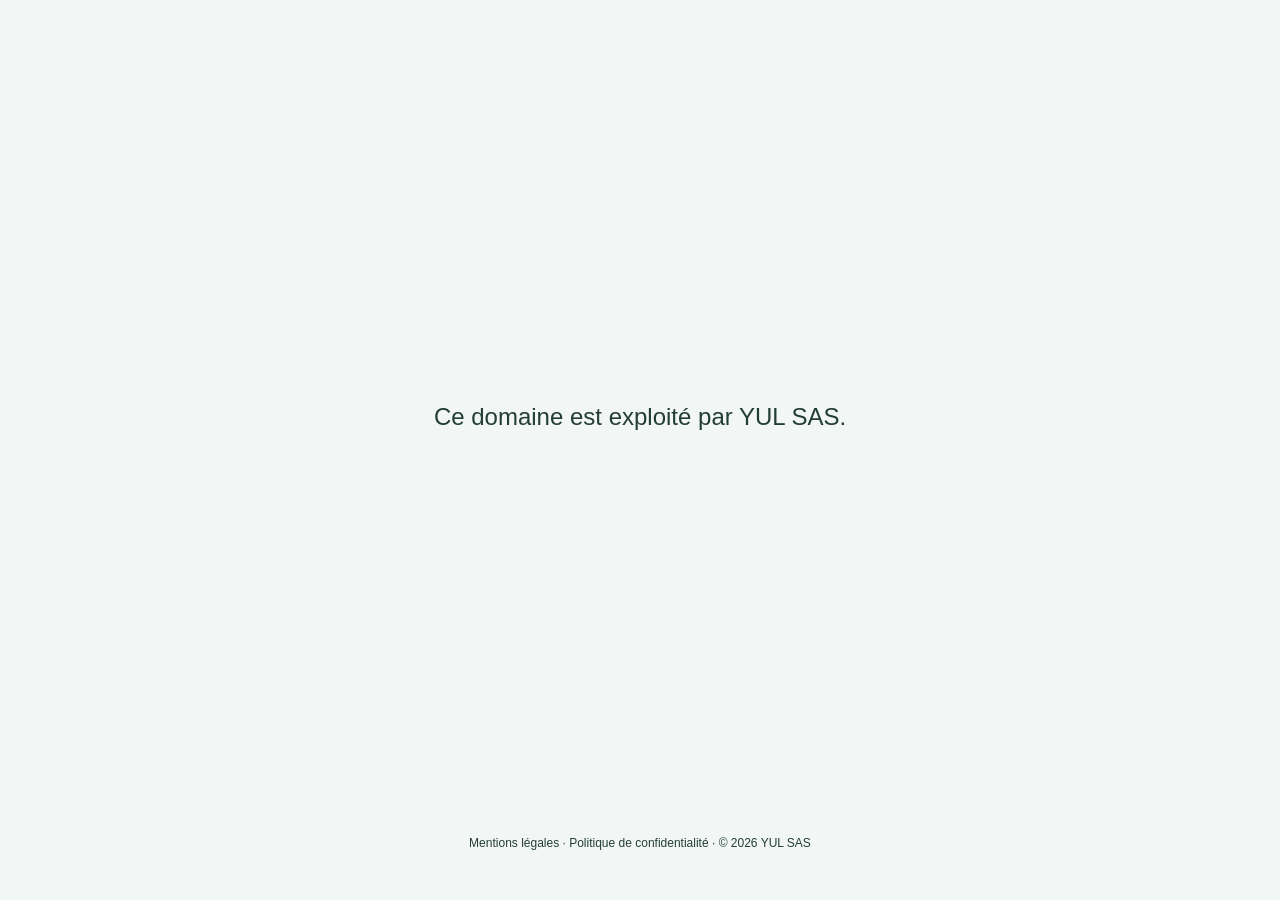
<file: index.html>
<!doctype html>
<html lang="fr" prefix="og: https://ogp.me/ns#">

<head>
  <meta charset="utf-8">
  <meta name="viewport" content="width=device-width, initial-scale=1">
  <meta name="color-scheme" content="light dark" />
  <meta name="theme-color" content="#f7f7f2" media="(prefers-color-scheme: light)">
  <meta name="theme-color" content="#18241f" media="(prefers-color-scheme: dark)">
  <meta name="description" content="YUL SAS — Siège social : 60 rue François Ier, 75008 Paris, France.">
  <link rel="canonical" href="https://yulsas.com/">
  <link rel="icon" href="/static/favicon.svg" type="image/svg+xml" sizes="any">
  <link rel="stylesheet" href="/static/style.css">
  <title>YUL SAS</title>
  <meta property="og:title" content="YUL SAS">
  <meta property="og:description" content="YUL SAS — Siège social : 60 rue François Ier, 75008 Paris, France.">
  <meta property="og:type" content="website">
  <meta property="og:url" content="https://yulsas.com/">
  <meta property="og:locale" content="fr_FR">
  <meta property="og:site_name" content="YUL SAS">
</head>

<body>
  <main class="home-main" aria-labelledby="home-title">
    <h1 class="domain-notice" id="home-title">Ce domaine est exploité par YUL SAS.</h1>
  </main>
  <footer class="site-footer">
    <nav aria-label="Informations légales">
      <ul class="inline-list" role="list">
        <li><a href="/mentions-legales/">Mentions légales</a></li>
        <li><a href="/politique-de-confidentialite/">Politique de confidentialité</a></li>
        <li>© 2026 YUL SAS</li>
      </ul>
    </nav>
  </footer>
</body>

</html>
</file>
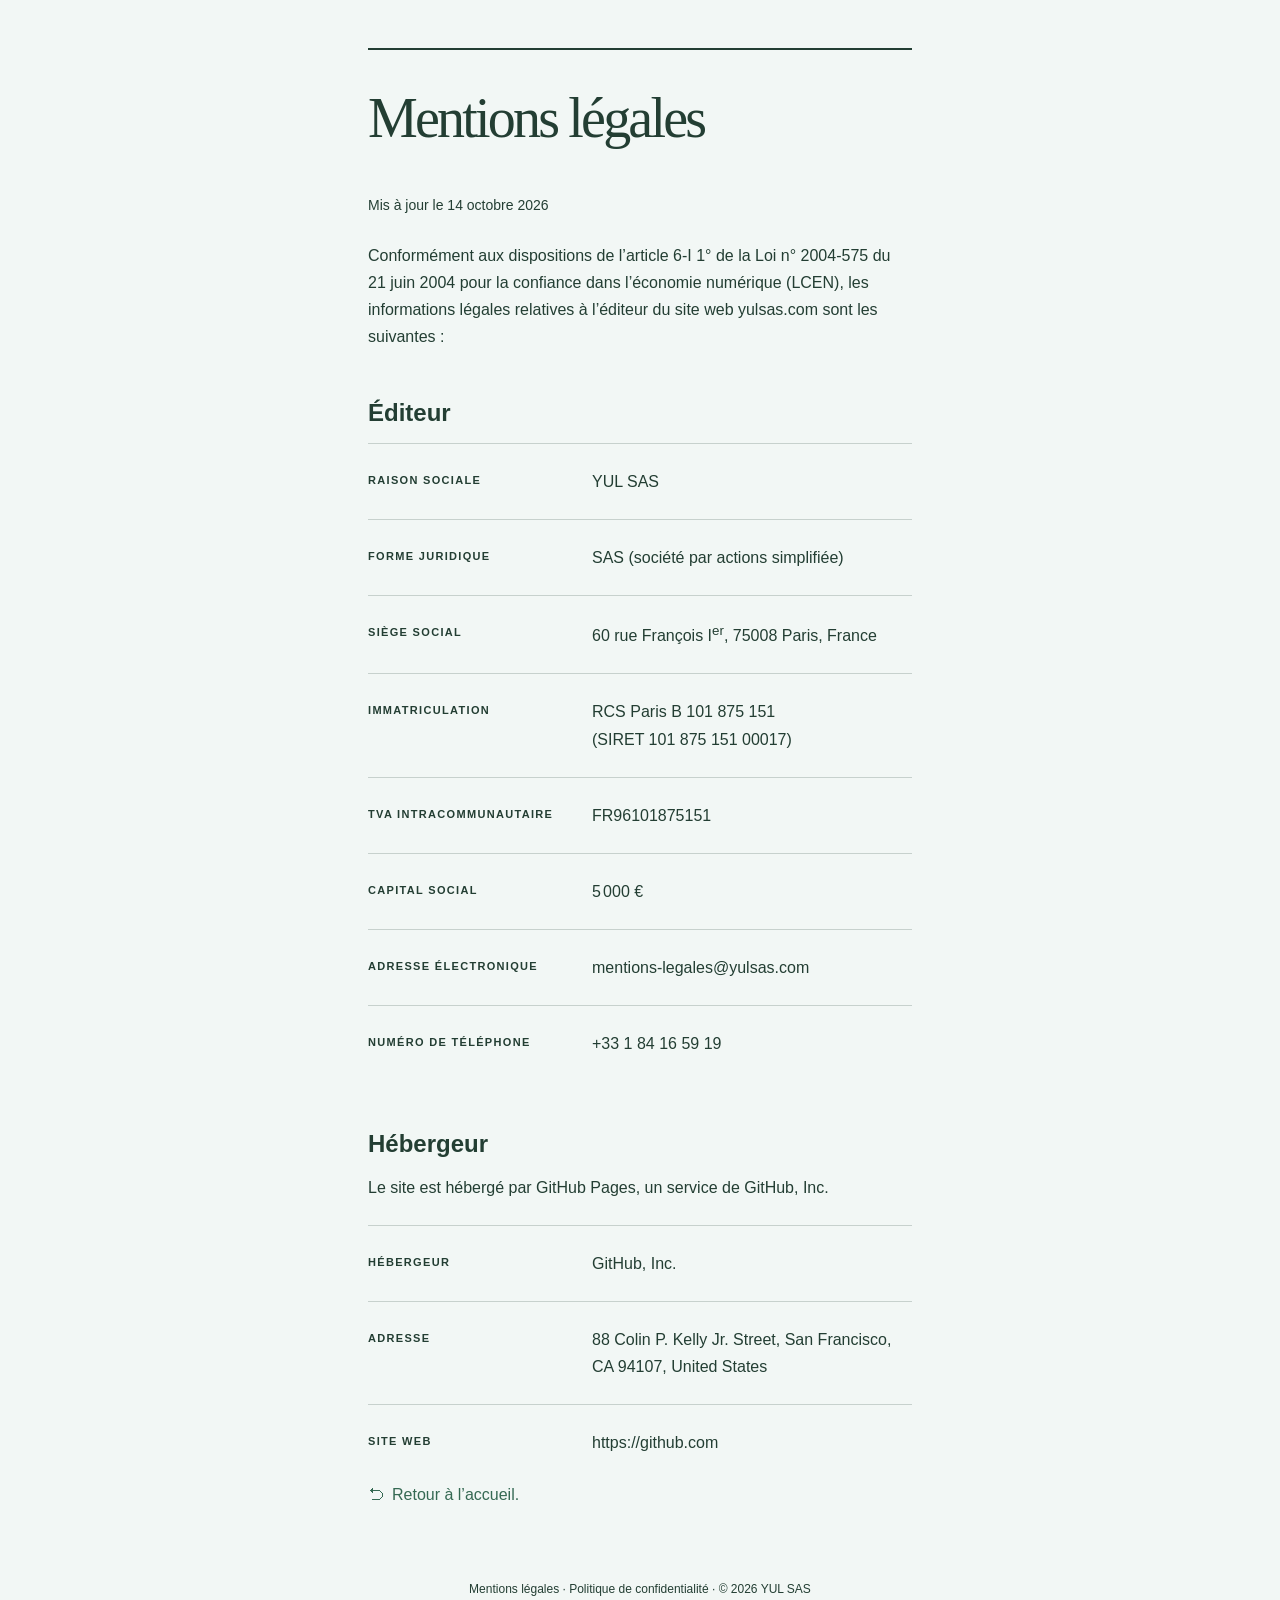
<file: mentions-legales/index.html>
<!doctype html>
<html lang="fr" prefix="og: https://ogp.me/ns#">

<head>
  <meta charset="utf-8">
  <meta name="viewport" content="width=device-width, initial-scale=1">
  <meta name="color-scheme" content="light dark" />
  <meta name="theme-color" content="#f7f7f2" media="(prefers-color-scheme: light)">
  <meta name="theme-color" content="#18241f" media="(prefers-color-scheme: dark)">
  <meta name="description" content="Mentions légales de YUL SAS — Éditeur, hébergeur et contact.">
  <link rel="canonical" href="https://yulsas.com/mentions-legales/">
  <link rel="icon" href="/static/favicon.svg" type="image/svg+xml" sizes="any">
  <link rel="stylesheet" href="/static/style.css">
  <script src="/static/scripts.js" defer></script>
  <title>Mentions légales — YUL SAS</title>
  <meta property="og:title" content="Mentions légales — YUL SAS">
  <meta property="og:description" content="Mentions légales de YUL SAS — Éditeur, hébergeur et contact.">
  <meta property="og:type" content="website">
  <meta property="og:url" content="https://yulsas.com/mentions-legales/">
  <meta property="og:locale" content="fr_FR">
  <meta property="og:site_name" content="YUL SAS">
</head>

<body>
  <main class="content-card" aria-labelledby="legal-notice-title">
    <h1 class="page-title" id="legal-notice-title">Mentions légales</h1>
    <p class="page-updated">Mis à jour le <time datetime="2026-10-14">14 octobre 2026</time></p>
    <p>Conformément aux dispositions de l’article 6-I 1° de la Loi n° 2004-575 du 21 juin 2004 pour la confiance dans
      l’économie numérique (LCEN), les informations légales relatives à l’éditeur du site web yulsas.com
      sont les suivantes :</p>

    <section class="content-section" aria-labelledby="publisher-title">
      <h2 id="publisher-title">Éditeur</h2>
      <dl class="details-list">
        <div class="details-list__row">
          <dt>Raison sociale</dt>
          <dd>YUL SAS</dd>
        </div>
        <div class="details-list__row">
          <dt>Forme juridique</dt>
          <dd>SAS (société par actions simplifiée)</dd>
        </div>
        <div class="details-list__row">
          <dt>Siège social</dt>
          <dd>
            <address>60&nbsp;rue&nbsp;François&nbsp;I<sup>er</sup>, 75008&nbsp;Paris, France</address>
          </dd>
        </div>
        <div class="details-list__row">
          <dt>Immatriculation</dt>
          <dd>RCS&nbsp;Paris&nbsp;B&nbsp;101&nbsp;875&nbsp;151 (SIRET&nbsp;101&nbsp;875&nbsp;151&nbsp;00017)</dd>
        </div>
        <div class="details-list__row">
          <dt>TVA intracommunautaire</dt>
          <dd>FR96101875151</dd>
        </div>
        <div class="details-list__row">
          <dt>Capital social</dt>
          <dd>5&#8239;000&nbsp;€</dd>
        </div>
        <div class="details-list__row">
          <dt>Adresse électronique</dt>
          <dd><span class="email-text" data-encoded="y3yq0ua_DPQjlMfw1t7dN1oYBv6HPUzy-SXu_rFc">Activez JavaScript pour
              afficher l’information.</span></dd>
        </div>
        <div class="details-list__row">
          <dt>Numéro de téléphone</dt>
          <dd><span class="telephone-text" data-encoded="efJZ2kGVgG_YC6pYU-mp0aEwWOo">Activez JavaScript pour afficher
              l’information.</span></dd>
        </div>
      </dl>
    </section>

    <section class="content-section" aria-labelledby="host-title">
      <h2 id="host-title">Hébergeur</h2>
      <p>Le site est hébergé par GitHub&nbsp;Pages, un service de GitHub,&nbsp;Inc.</p>
      <dl class="details-list">
        <div class="details-list__row">
          <dt>Hébergeur</dt>
          <dd>GitHub,&nbsp;Inc.</dd>
        </div>
        <div class="details-list__row">
          <dt>Adresse</dt>
          <dd>
            <address>88&nbsp;Colin&nbsp;P.&nbsp;Kelly&nbsp;Jr.&nbsp;Street, San&nbsp;Francisco, CA&nbsp;94107,
              United&nbsp;States</address>
          </dd>
        </div>
        <div class="details-list__row">
          <dt>Site web</dt>
          <dd><a href="https://github.com">https://github.com</a></dd>
        </div>
      </dl>
    </section>
    <p><a class="back-link" href="/">Retour à l’accueil.</a></p>
  </main>
  <footer class="site-footer">
    <nav aria-label="Informations légales">
      <ul class="inline-list" role="list">
        <li><a href="/mentions-legales/" aria-current="page">Mentions légales</a></li>
        <li><a href="/politique-de-confidentialite/">Politique de confidentialité</a></li>
        <li>© 2026 YUL SAS</li>
      </ul>
    </nav>
  </footer>
</body>

</html>
</file>
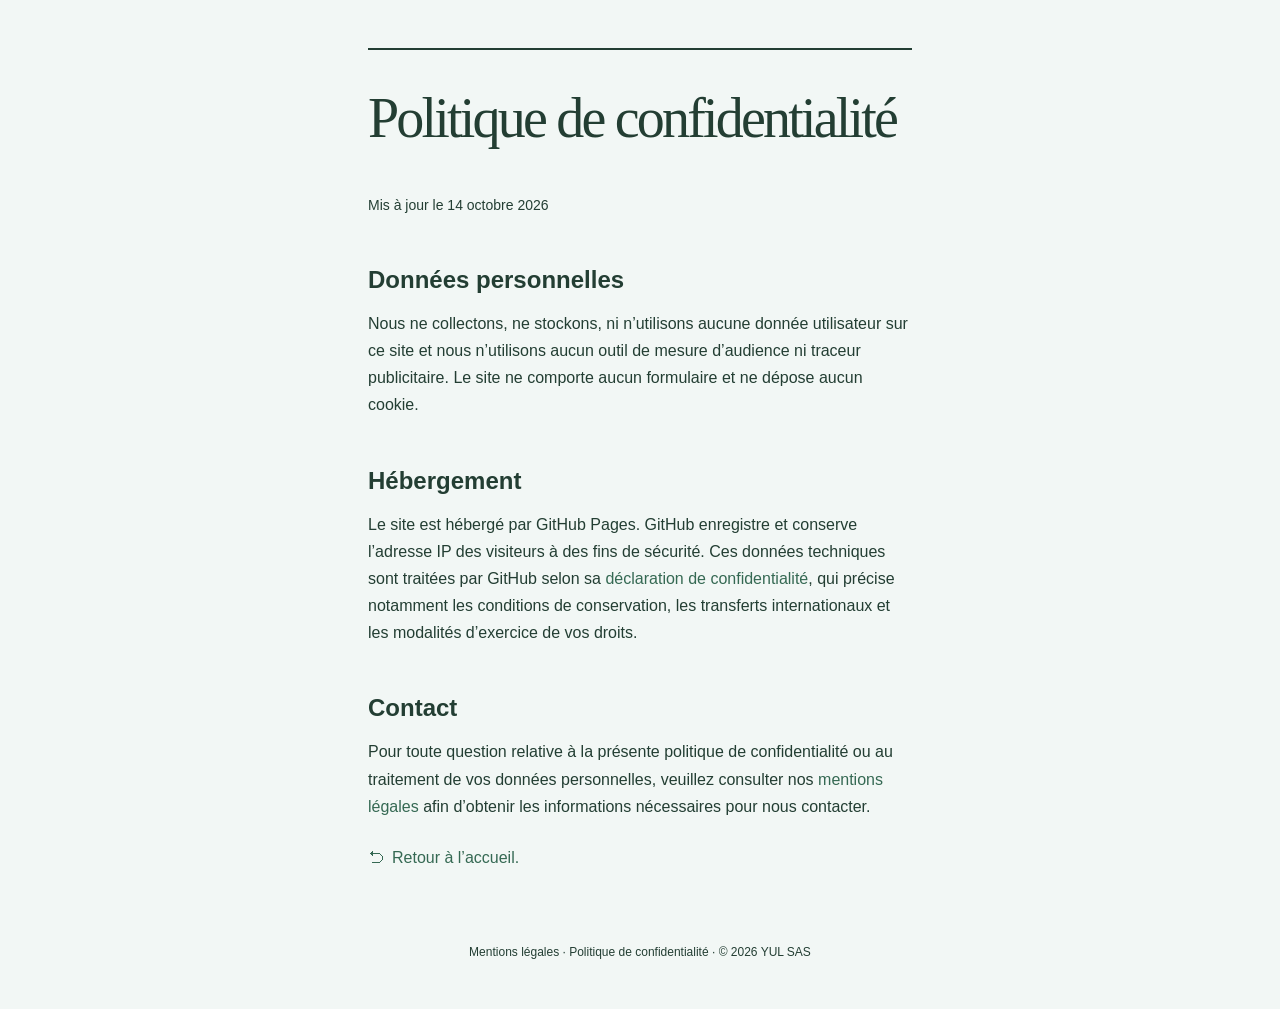
<file: politique-de-confidentialite/index.html>
<!doctype html>
<html lang="fr" prefix="og: https://ogp.me/ns#">

<head>
  <meta charset="utf-8">
  <meta name="viewport" content="width=device-width, initial-scale=1">
  <meta name="color-scheme" content="light dark" />
  <meta name="theme-color" content="#f7f7f2" media="(prefers-color-scheme: light)">
  <meta name="theme-color" content="#18241f" media="(prefers-color-scheme: dark)">
  <meta name="description"
    content="Confidentialité sur yulsas.com — Informations demandées, cookies, hébergement et contact.">
  <link rel="canonical" href="https://yulsas.com/politique-de-confidentialite/">
  <link rel="icon" href="/static/favicon.svg" type="image/svg+xml" sizes="any">
  <link rel="stylesheet" href="/static/style.css">
  <title>Politique de confidentialité — YUL SAS</title>
  <meta property="og:title" content="Politique de confidentialité — YUL SAS">
  <meta property="og:description"
    content="Confidentialité sur yulsas.com — Informations demandées, cookies, hébergement et contact.">
  <meta property="og:type" content="website">
  <meta property="og:url" content="https://yulsas.com/politique-de-confidentialite/">
  <meta property="og:locale" content="fr_FR">
  <meta property="og:site_name" content="YUL SAS">
</head>

<body>
  <main class="content-card" aria-labelledby="privacy-policy-title">
    <h1 class="page-title" id="privacy-policy-title">Politique de confidentialité</h1>
    <p class="page-updated">Mis à jour le <time datetime="2026-10-14">14 octobre 2026</time></p>

    <section class="content-section" aria-labelledby="personal-data-title">
      <h2 id="personal-data-title">Données personnelles</h2>
      <p>Nous ne collectons, ne stockons, ni n’utilisons aucune donnée utilisateur sur ce site et
        nous n’utilisons aucun outil de mesure d’audience ni traceur publicitaire.
        Le site ne comporte aucun formulaire et ne dépose aucun cookie.</p>
    </section>

    <section class="content-section" aria-labelledby="hosting-title">
      <h2 id="hosting-title">Hébergement</h2>
      <p>Le site est hébergé par GitHub&nbsp;Pages. GitHub enregistre et conserve l’adresse IP des
        visiteurs à des fins de sécurité. Ces données techniques sont traitées par GitHub selon sa
        <a href="https://docs.github.com/fr/site-policy/privacy-policies/github-general-privacy-statement">déclaration
          de confidentialité</a>,
        qui précise notamment les conditions de conservation, les transferts internationaux et
        les modalités d’exercice de vos droits.
      </p>
    </section>

    <section class="content-section" aria-labelledby="contact-title">
      <h2 id="contact-title">Contact</h2>
      <p>Pour toute question relative à la présente politique de confidentialité ou au traitement de vos données
        personnelles, veuillez consulter nos <a href="/mentions-legales/">mentions légales</a> afin d’obtenir les
        informations nécessaires pour nous contacter.
      </p>
    </section>
    <p><a class="back-link" href="/">Retour à l’accueil.</a></p>
  </main>
  <footer class="site-footer">
    <nav aria-label="Informations légales">
      <ul class="inline-list" role="list">
        <li><a href="/mentions-legales/">Mentions légales</a></li>
        <li><a href="/politique-de-confidentialite/" aria-current="page">Politique de confidentialité</a></li>
        <li>© 2026 YUL SAS</li>
      </ul>
    </nav>
  </footer>
</body>

</html>
</file>
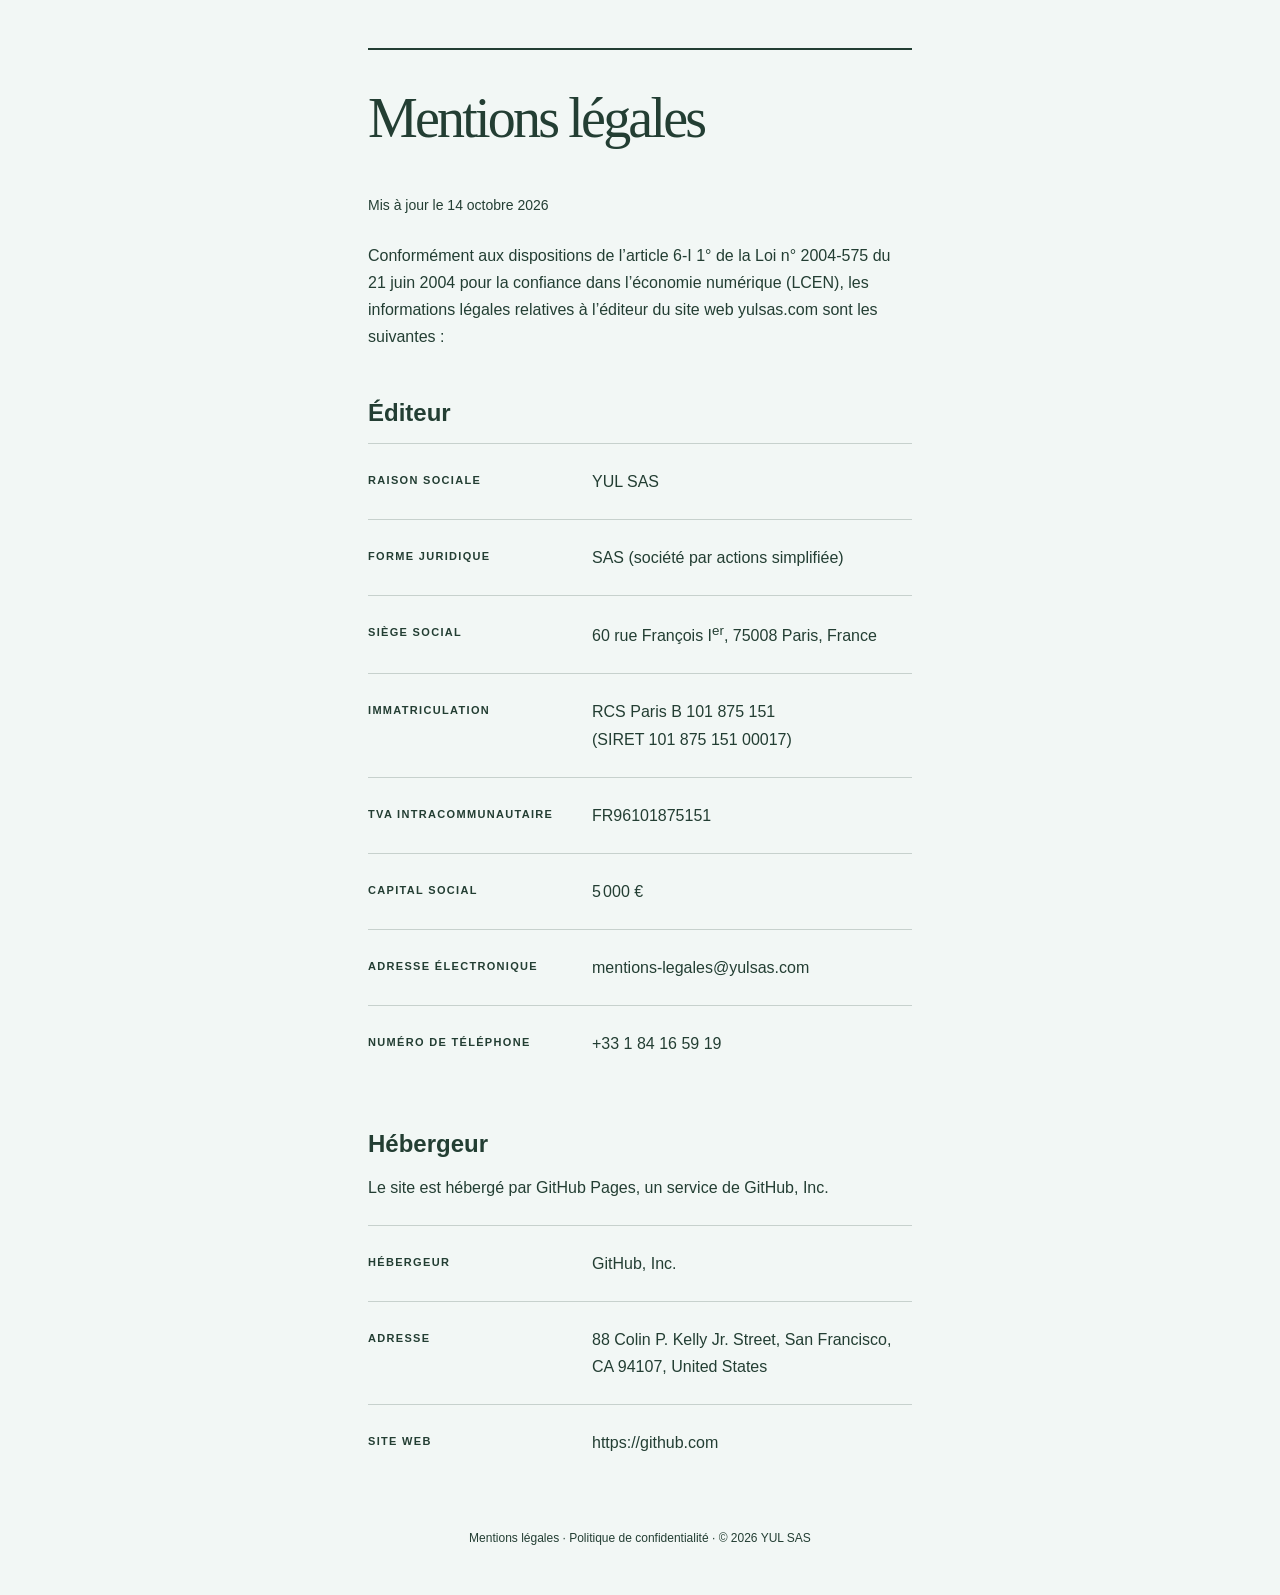
<file: mentions-legales.html>
<!doctype html>
<html lang="fr" prefix="og: https://ogp.me/ns#">

<head>
  <meta charset="utf-8">
  <meta name="viewport" content="width=device-width, initial-scale=1">
  <meta name="color-scheme" content="light dark" />
  <meta name="theme-color" content="#f7f7f2" media="(prefers-color-scheme: light)">
  <meta name="theme-color" content="#18241f" media="(prefers-color-scheme: dark)">
  <meta name="description" content="Mentions légales de YUL SAS — Éditeur, hébergeur et contact.">
  <link rel="canonical" href="https://yulsas.com/mentions-legales.html">
  <link rel="icon" href="/static/favicon.svg" type="image/svg+xml" sizes="any">
  <link rel="stylesheet" href="/static/style.css">
  <script src="/static/scripts.js" defer></script>
  <title>Mentions légales — YUL SAS</title>
  <meta property="og:title" content="Mentions légales — YUL SAS">
  <meta property="og:description" content="Mentions légales de YUL SAS — Éditeur, hébergeur et contact.">
  <meta property="og:type" content="website">
  <meta property="og:url" content="https://yulsas.com/mentions-legales.html">
  <meta property="og:locale" content="fr_FR">
  <meta property="og:site_name" content="YUL SAS">
</head>

<body>
  <main class="content-card" aria-labelledby="legal-notice-title">
    <h1 class="page-title" id="legal-notice-title">Mentions légales</h1>
    <p class="page-updated">Mis à jour le <time datetime="2026-10-14">14 octobre 2026</time></p>
    <p>Conformément aux dispositions de l’article 6-I 1° de la Loi n° 2004-575 du 21 juin 2004 pour la confiance dans
      l’économie numérique (LCEN), les informations légales relatives à l’éditeur du site web yulsas.com
      sont les suivantes :</p>

    <section class="content-section" aria-labelledby="publisher-title">
      <h2 id="publisher-title">Éditeur</h2>
      <dl class="details-list">
        <div class="details-list__row">
          <dt>Raison sociale</dt>
          <dd>YUL SAS</dd>
        </div>
        <div class="details-list__row">
          <dt>Forme juridique</dt>
          <dd>SAS (société par actions simplifiée)</dd>
        </div>
        <div class="details-list__row">
          <dt>Siège social</dt>
          <dd>
            <address>60&nbsp;rue&nbsp;François&nbsp;I<sup>er</sup>, 75008&nbsp;Paris, France</address>
          </dd>
        </div>
        <div class="details-list__row">
          <dt>Immatriculation</dt>
          <dd>RCS&nbsp;Paris&nbsp;B&nbsp;101&nbsp;875&nbsp;151 (SIRET&nbsp;101&nbsp;875&nbsp;151&nbsp;00017)</dd>
        </div>
        <div class="details-list__row">
          <dt>TVA intracommunautaire</dt>
          <dd>FR96101875151</dd>
        </div>
        <div class="details-list__row">
          <dt>Capital social</dt>
          <dd>5&#8239;000&nbsp;€</dd>
        </div>
        <div class="details-list__row">
          <dt>Adresse électronique</dt>
          <dd><span class="email-text" data-encoded="y3yq0ua_DPQjlMfw1t7dN1oYBv6HPUzy-SXu_rFc">Activez JavaScript pour
              afficher l’information.</span></dd>
        </div>
        <div class="details-list__row">
          <dt>Numéro de téléphone</dt>
          <dd><span class="telephone-text" data-encoded="efJZ2kGVgG_YC6pYU-mp0aEwWOo">Activez JavaScript pour afficher
              l’information.</span></dd>
        </div>
      </dl>
    </section>

    <section class="content-section" aria-labelledby="host-title">
      <h2 id="host-title">Hébergeur</h2>
      <p>Le site est hébergé par GitHub&nbsp;Pages, un service de GitHub,&nbsp;Inc.</p>
      <dl class="details-list">
        <div class="details-list__row">
          <dt>Hébergeur</dt>
          <dd>GitHub,&nbsp;Inc.</dd>
        </div>
        <div class="details-list__row">
          <dt>Adresse</dt>
          <dd>
            <address>88&nbsp;Colin&nbsp;P.&nbsp;Kelly&nbsp;Jr.&nbsp;Street, San&nbsp;Francisco, CA&nbsp;94107,
              United&nbsp;States</address>
          </dd>
        </div>
        <div class="details-list__row">
          <dt>Site web</dt>
          <dd><a href="https://github.com">https://github.com</a></dd>
        </div>
      </dl>
    </section>
  </main>
  <footer class="site-footer">
    <nav aria-label="Informations légales">
      <ul class="inline-list" role="list">
        <li><a href="/mentions-legales.html" aria-current="page">Mentions légales</a></li>
        <li><a href="/politique-de-confidentialite.html">Politique de confidentialité</a></li>
        <li>© 2026 YUL SAS</li>
      </ul>
    </nav>
  </footer>
</body>

</html>
</file>
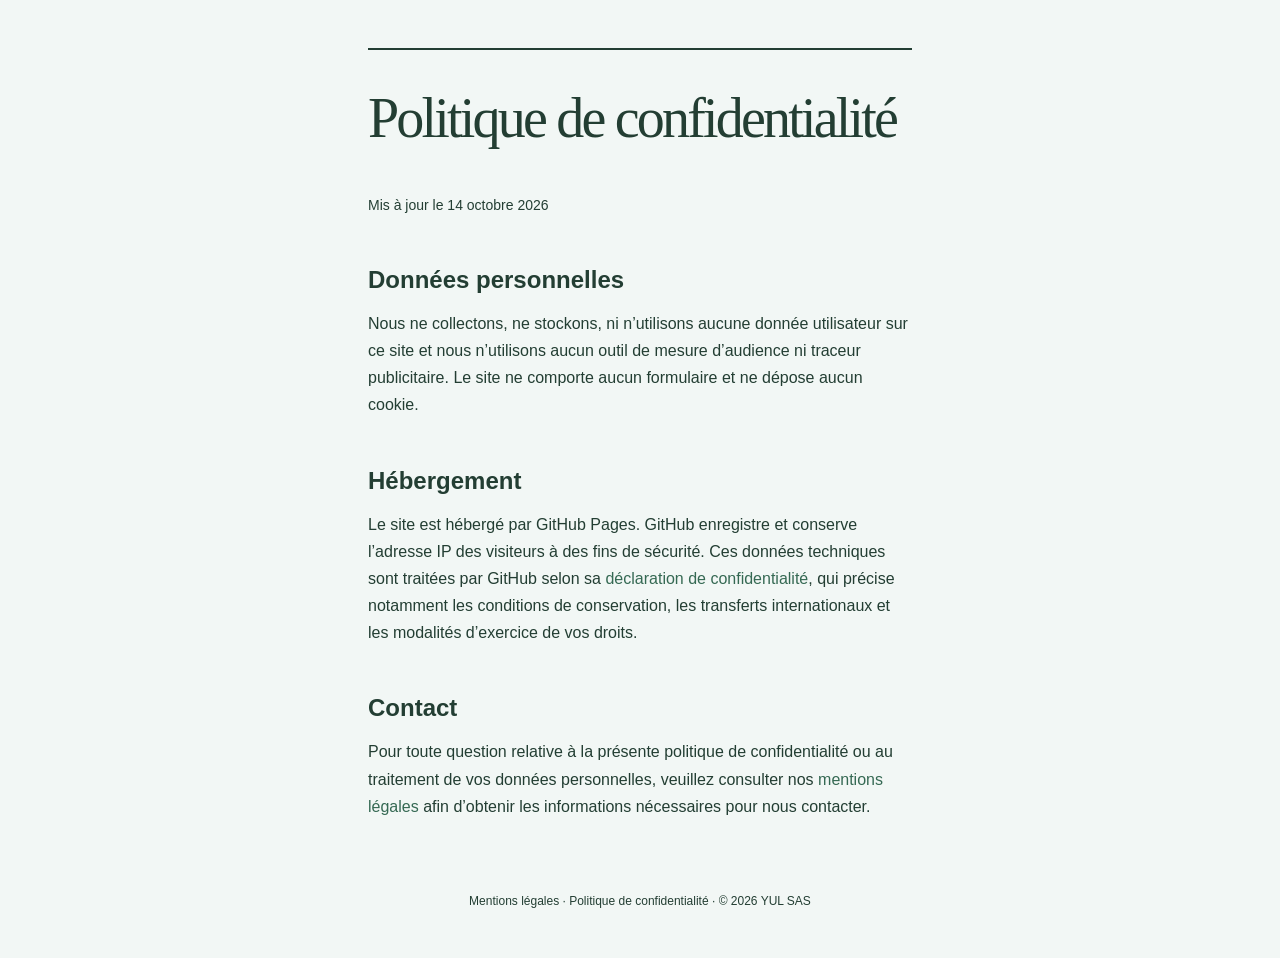
<file: politique-de-confidentialite.html>
<!doctype html>
<html lang="fr" prefix="og: https://ogp.me/ns#">

<head>
  <meta charset="utf-8">
  <meta name="viewport" content="width=device-width, initial-scale=1">
  <meta name="color-scheme" content="light dark" />
  <meta name="theme-color" content="#f7f7f2" media="(prefers-color-scheme: light)">
  <meta name="theme-color" content="#18241f" media="(prefers-color-scheme: dark)">
  <meta name="description"
    content="Confidentialité sur yulsas.com — Informations demandées, cookies, hébergement et contact.">
  <link rel="canonical" href="https://yulsas.com/politique-de-confidentialite.html">
  <link rel="icon" href="/static/favicon.svg" type="image/svg+xml" sizes="any">
  <link rel="stylesheet" href="/static/style.css">
  <title>Politique de confidentialité — YUL SAS</title>
  <meta property="og:title" content="Politique de confidentialité — YUL SAS">
  <meta property="og:description"
    content="Confidentialité sur yulsas.com — Informations demandées, cookies, hébergement et contact.">
  <meta property="og:type" content="website">
  <meta property="og:url" content="https://yulsas.com/politique-de-confidentialite.html">
  <meta property="og:locale" content="fr_FR">
  <meta property="og:site_name" content="YUL SAS">
</head>

<body>
  <main class="content-card" aria-labelledby="privacy-policy-title">
    <h1 class="page-title" id="privacy-policy-title">Politique de confidentialité</h1>
    <p class="page-updated">Mis à jour le <time datetime="2026-10-14">14 octobre 2026</time></p>

    <section class="content-section" aria-labelledby="personal-data-title">
      <h2 id="personal-data-title">Données personnelles</h2>
      <p>Nous ne collectons, ne stockons, ni n’utilisons aucune donnée utilisateur sur ce site et
        nous n’utilisons aucun outil de mesure d’audience ni traceur publicitaire.
        Le site ne comporte aucun formulaire et ne dépose aucun cookie.</p>
    </section>

    <section class="content-section" aria-labelledby="hosting-title">
      <h2 id="hosting-title">Hébergement</h2>
      <p>Le site est hébergé par GitHub&nbsp;Pages. GitHub enregistre et conserve l’adresse IP des
        visiteurs à des fins de sécurité. Ces données techniques sont traitées par GitHub selon sa
        <a href="https://docs.github.com/fr/site-policy/privacy-policies/github-general-privacy-statement">déclaration
          de confidentialité</a>,
        qui précise notamment les conditions de conservation, les transferts internationaux et
        les modalités d’exercice de vos droits.
      </p>
    </section>

    <section class="content-section" aria-labelledby="contact-title">
      <h2 id="contact-title">Contact</h2>
      <p>Pour toute question relative à la présente politique de confidentialité ou au traitement de vos données
        personnelles, veuillez consulter nos <a href="/mentions-legales.html">mentions légales</a> afin d’obtenir les
        informations nécessaires pour nous contacter.
      </p>
    </section>
  </main>
  <footer class="site-footer">
    <nav aria-label="Informations légales">
      <ul class="inline-list" role="list">
        <li><a href="/mentions-legales.html">Mentions légales</a></li>
        <li><a href="/politique-de-confidentialite.html" aria-current="page">Politique de confidentialité</a></li>
        <li>© 2026 YUL SAS</li>
      </ul>
    </nav>
  </footer>
</body>

</html>
</file>
<file: static/style.css>
:root {
  color-scheme: light dark;
  --color-background: hsl(155, 24%, 96%);
  --color-text: hsl(155, 27%, 19%);
  --color-link: hsl(155, 33%, 31%);
  --color-border: hsl(155, 9%, 80%);
  --font-body: sans-serif;
  --font-display: serif;
  --space-xs: 0.25rem;
  --space-sm: 0.5rem;
  --space-md: 1rem;
  --space-lg: 1.5rem;
  --space-xl: 2.5rem;
  --space-2xl: 3rem;
}

@media (prefers-color-scheme: dark) {
  :root {
    --color-background: hsl(155, 20%, 12%);
    --color-text: hsl(155, 19%, 89%);
    --color-link: hsl(155, 26%, 73%);
    --color-border: hsl(155, 14%, 31%);
  }
}

* {
  box-sizing: border-box;
}

body {
  margin: 0;
  min-height: 100vh;
  min-height: 100svh;
  display: grid;
  grid-template-rows: 1fr auto;
  gap: var(--space-2xl);
  place-items: center;
  padding: var(--space-2xl) var(--space-lg);
  background: var(--color-background);
  color: var(--color-text);
  font-family: var(--font-body);
}

address {
  font-style: normal;
}

.content-card {
  width: 100%;
  max-width: 34rem;
  overflow-wrap: anywhere;
  border-top: 2px solid currentColor;
  padding-top: var(--space-xl);
}

.home-main {
  width: 100%;
  align-self: stretch;
  display: grid;
  place-items: center;
  text-align: center;
  font-size: x-large;
}

.domain-notice {
  margin: 0;
  font-size: inherit;
  font-weight: inherit;
  line-height: 1.7;
}

.page-title {
  margin: 0 0 var(--space-2xl);
  font-family: var(--font-display);
  font-size: clamp(2rem, 7vw, 3.5rem);
  font-weight: 400;
  letter-spacing: -0.05em;
  line-height: 1;
}

.content-card p {
  margin: 0 0 var(--space-lg);
  line-height: 1.7;
}

.page-updated {
  font-size: 0.875rem;
}

.content-section {
  margin-top: var(--space-2xl);
}

.content-section h2 {
  margin: 0 0 var(--space-md);
  font-size: 1.5rem;
}

.details-list {
  margin: 0;
}

.details-list__row {
  display: grid;
  grid-template-columns: 13rem minmax(0, 1fr);
  gap: var(--space-md);
  padding: var(--space-lg) 0;
  border-top: 1px solid var(--color-border);
  font-variant-numeric: tabular-nums;
}

.details-list__row dt {
  padding-top: 0.25rem;
  font-size: 0.6875rem;
  font-weight: 600;
  letter-spacing: 0.12em;
  line-height: 1.6;
  text-transform: uppercase;
}

.details-list__row dd {
  margin: 0;
  font-size: 1rem;
  line-height: 1.7;
  overflow-wrap: anywhere;
}

.site-footer {
  font-size: 0.75rem;
  line-height: 1.5;
  text-align: center;
}

a {
  color: var(--color-link);
  text-decoration: none;
}

a:hover {
  text-decoration: underline;
}

a:focus-visible {
  outline: 2px solid currentColor;
  outline-offset: 1px;
  border-radius: 1px;
}

.back-link::before {
  content: "⮌";
  display: inline-block;
  margin-inline-end: var(--space-sm);
}

.site-footer a,
.details-list__row dd a {
  color: var(--color-text);
}

.inline-list {
  margin: 0;
  padding: 0;
  list-style: none;
}

.inline-list li {
  display: inline-block;
}

.inline-list li + li::before {
  content: " · ";
  margin-inline: 0;
}

@media (max-width: 420px) {
  .details-list__row {
    grid-template-columns: minmax(0, 1fr);
    gap: var(--space-sm);
  }
}
</file>
